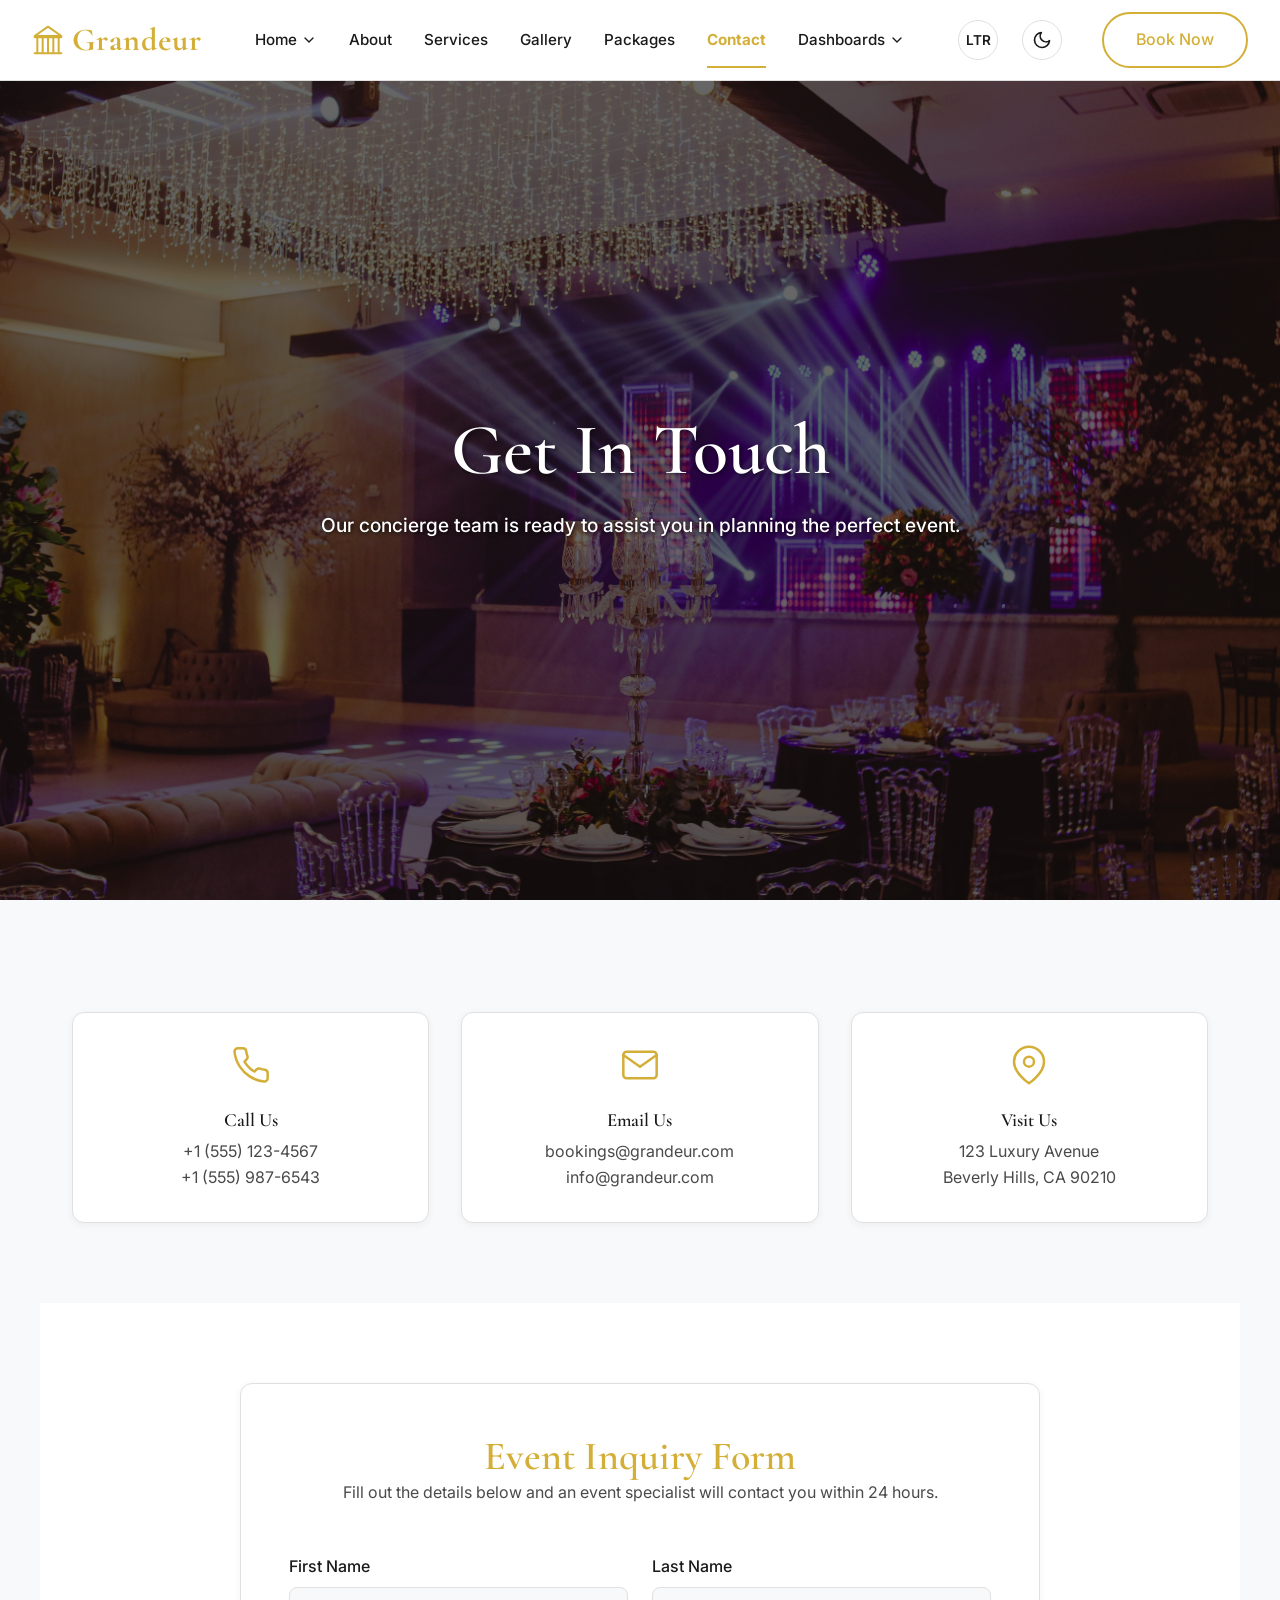
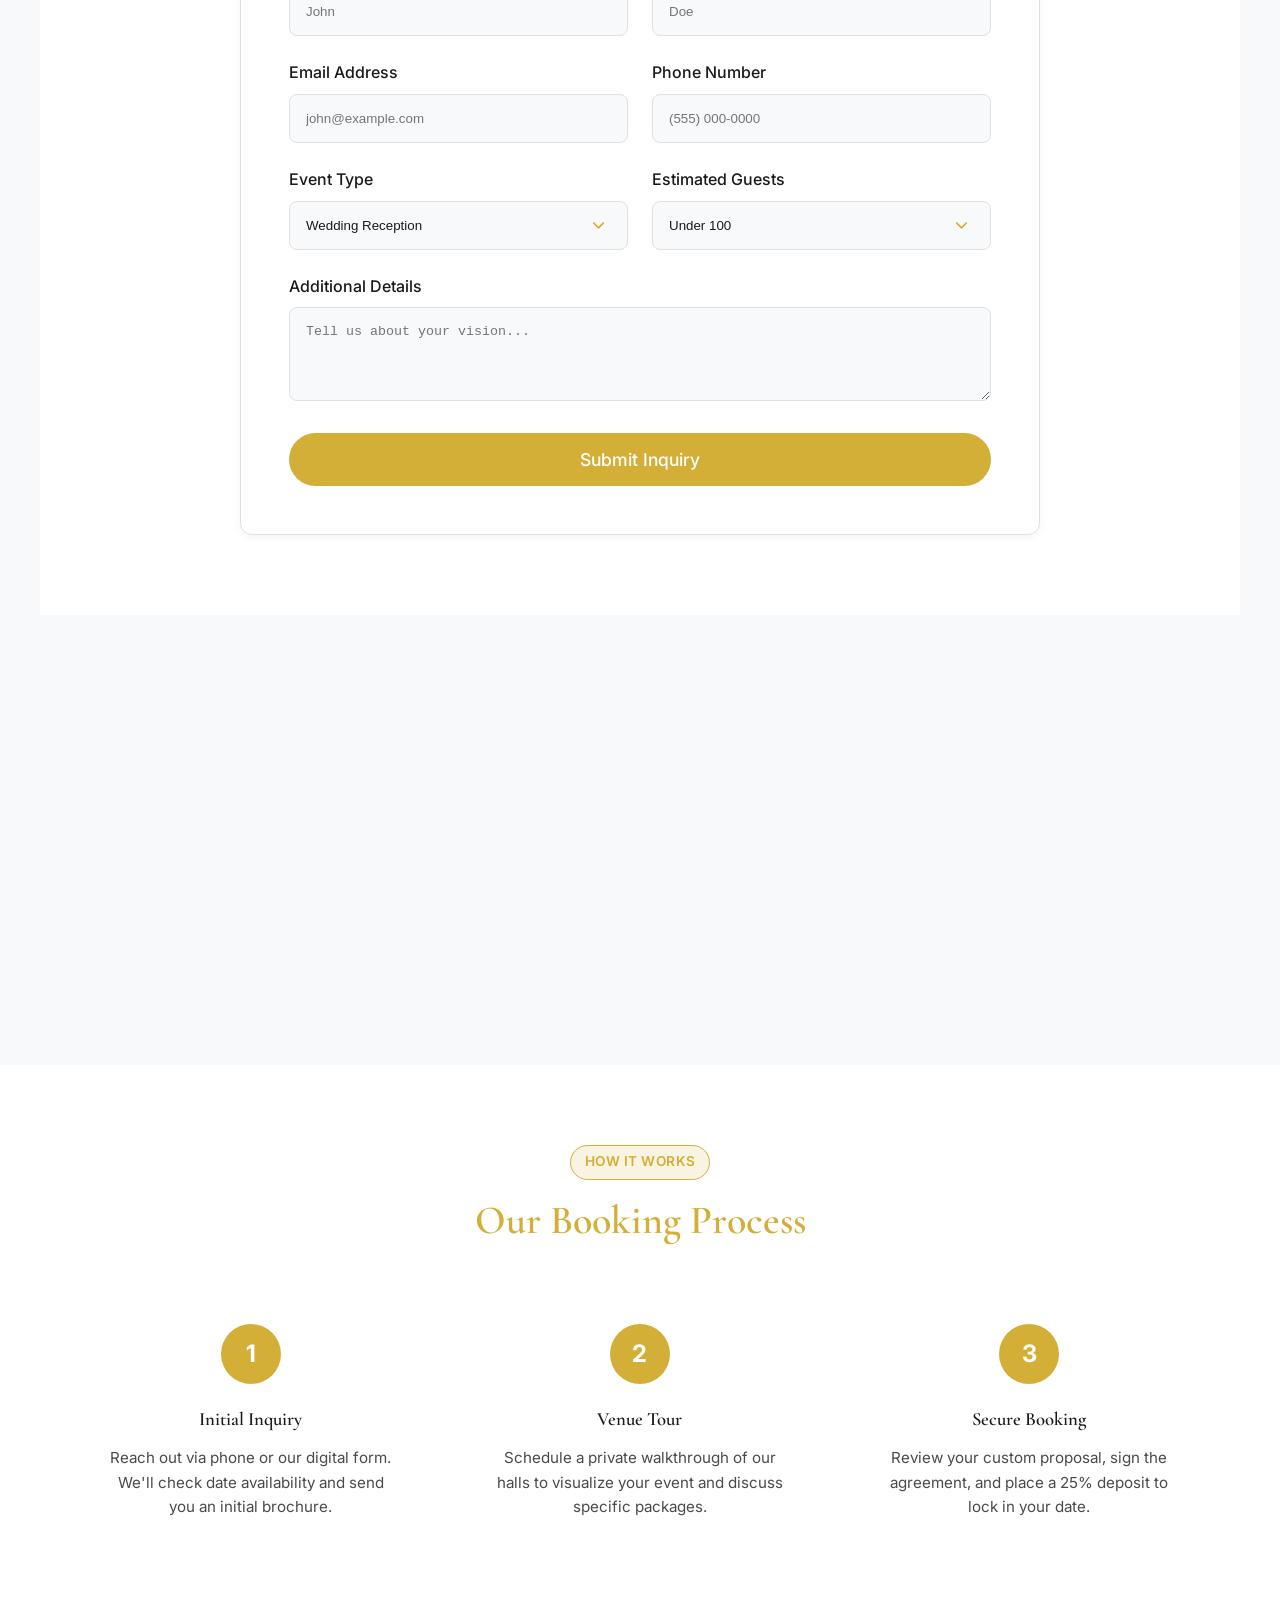
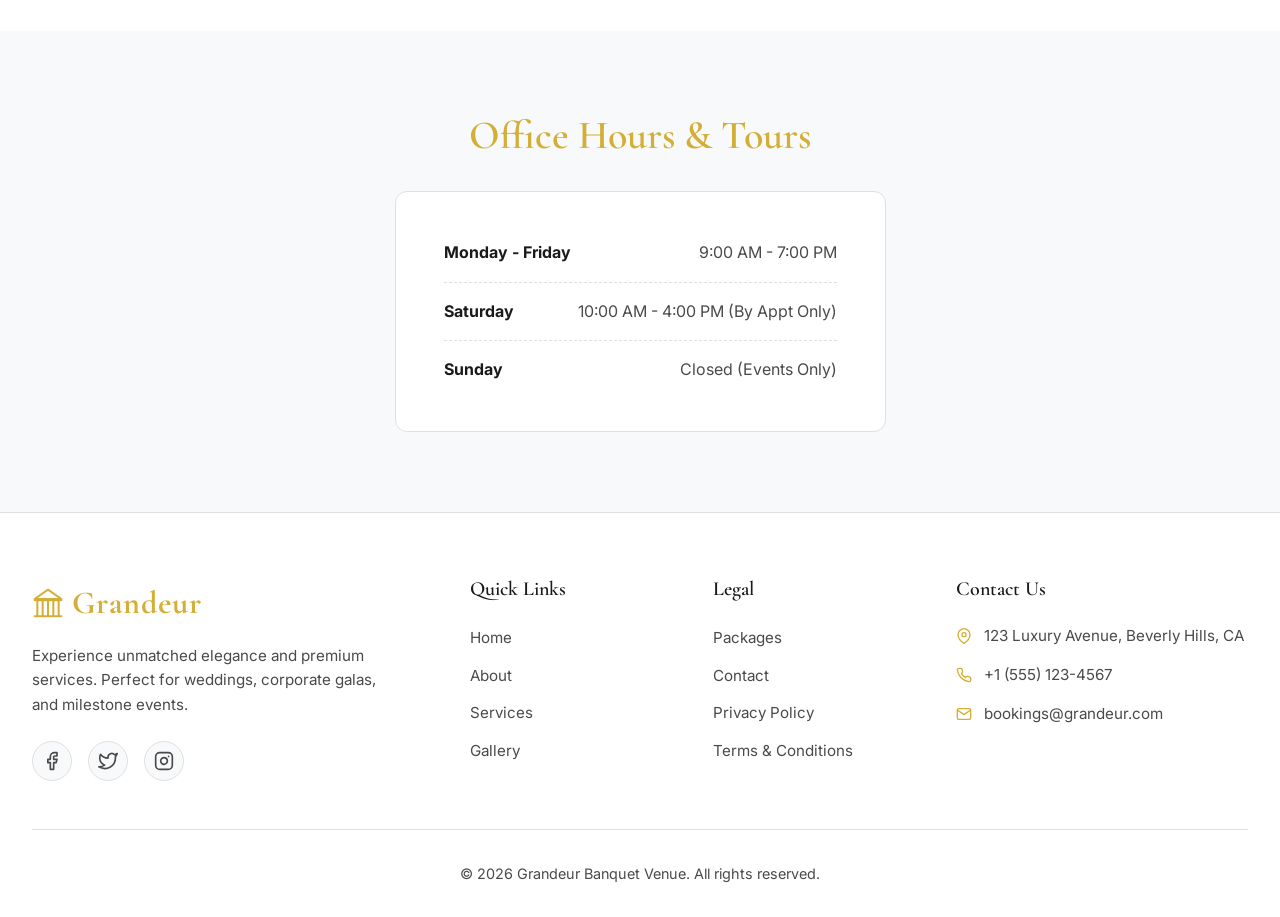
<file: contact.html>
<!DOCTYPE html>
<html lang="en" dir="ltr" data-theme="light">
<head>
    <meta charset="UTF-8">
    <meta name="viewport" content="width=device-width, initial-scale=1.0">
    <title>Contact Us | Grandeur</title>
    <link rel="icon" type="image/svg+xml" href="favicon.svg">
    <!-- CSS -->
    <link rel="stylesheet" href="css/style.css">
    <link rel="stylesheet" href="css/sections.css">
    <link rel="stylesheet" href="css/footer.css">
    <!-- Fonts -->
    <link rel="preconnect" href="https://fonts.googleapis.com">
    <link rel="preconnect" href="https://fonts.gstatic.com" crossorigin>
    <link href="https://fonts.googleapis.com/css2?family=Cormorant+Garamond:ital,wght@0,400;0,600;0,700;1,400&family=Inter:wght@300;400;500;600&display=swap" rel="stylesheet">
    <style>
        .form-group {
            margin-bottom: 1.5rem;
        }
        .form-label {
            display: block;
            margin-bottom: 0.5rem;
            color: var(--text-primary);
            font-weight: 500;
        }
        .form-input {
            width: 100%;
            padding: 1rem;
            border: 1px solid var(--border-color);
            border-radius: 8px;
            background: var(--bg-color);
            color: var(--text-primary);
            transition: border-color 0.3s;
        }
        .form-input:focus {
            outline: none;
            border-color: var(--primary-color);
        }
        select.form-input {
            appearance: none;
            -webkit-appearance: none;
            background-image: url("data:image/svg+xml;charset=UTF-8,%3csvg xmlns='http://www.w3.org/2000/svg' viewBox='0 0 24 24' fill='none' stroke='%23d4af37' stroke-width='2' stroke-linecap='round' stroke-linejoin='round'%3e%3cpolyline points='6 9 12 15 18 9'%3e%3c/polyline%3e%3c/svg%3e");
            background-repeat: no-repeat;
            background-position: right 1.2rem center;
            background-size: 1.2rem;
            padding-right: 3rem;
            cursor: pointer;
        }
    </style>
</head>
<body>
    <!-- Navigation -->
    <header>
        <div class="nav-container">
            <a href="index.html" class="logo">
                <svg xmlns="http://www.w3.org/2000/svg" width="32" height="32" viewBox="0 0 24 24" fill="none" stroke="currentColor" stroke-width="1.5" stroke-linecap="round" stroke-linejoin="round">
                    <path d="M2 22h20M4 22V10M8 22V10M12 22V10M16 22V10M20 22V10M2 10h20M12 2L2 9h20z"/>
                </svg>
                Grandeur
            </a>
            
            <nav class="nav-menu">
                <div class="nav-item">
                    <span>Home
                        <svg xmlns="http://www.w3.org/2000/svg" width="16" height="16" viewBox="0 0 24 24" fill="none" stroke="currentColor" stroke-width="2" stroke-linecap="round" stroke-linejoin="round"><polyline points="6 9 12 15 18 9"></polyline></svg>
                    </span>
                    <div class="dropdown-menu">
                        <a href="index.html" class="dropdown-item">Home 1 - Classic</a>
                        <a href="home2.html" class="dropdown-item">Home 2 - Modern</a>
                    </div>
                </div>
                <div class="nav-item"><a href="about.html">About</a></div>
                <div class="nav-item"><a href="services.html">Services</a></div>
                <div class="nav-item"><a href="gallery.html">Gallery</a></div>
                <div class="nav-item"><a href="packages.html">Packages</a></div>
                <div class="nav-item"><a href="contact.html">Contact</a></div>
                <div class="nav-item">
                    <span>Dashboards
                        <svg xmlns="http://www.w3.org/2000/svg" width="16" height="16" viewBox="0 0 24 24" fill="none" stroke="currentColor" stroke-width="2" stroke-linecap="round" stroke-linejoin="round"><polyline points="6 9 12 15 18 9"></polyline></svg>
                    </span>
                    <div class="dropdown-menu">
                        <a href="dashboard.html" class="dropdown-item">User Portal</a>
                        <a href="admin.html" class="dropdown-item">Admin Dashboard</a>
                    </div>
                </div>
            </nav>

            <div class="header-utils">
                <button id="dir-toggle" class="toggle-btn" aria-label="Toggle Direction">LTR</button>
                <button id="theme-toggle" class="btn-icon" aria-label="Toggle Theme">
                    <!-- Icon handled by JS -->
                </button>
                <a href="login.html" class="btn btn-outline" style="margin-left: 1rem;">Book Now</a>
            </div>
        </div>
    </header>

    <!-- SECTION 1: Hero -->
    <section class="hero hero-contact" style="background-image: url('cot.jpg'); background-size: cover; background-position: center; min-height: 40vh; position: relative;">
        <img src="cot.jpg" class="hero-bg" alt="Contact Hero Background" onerror="this.src='../cot.jpg'">
        <div class="hero-overlay"></div>
        <div class="hero-content">
            <h1>Get In Touch</h1>
            <p>Our concierge team is ready to assist you in planning the perfect event.</p>
        </div>
    </section>

    <!-- SECTION 2: Contact Info Cards -->
    <section class="content-section">
        <div class="cards-grid">
            <div class="card" style="text-align: center;">
                <div style="margin-bottom: 1rem; color: var(--primary-color);">
                    <svg width="40" height="40" viewBox="0 0 24 24" fill="none" stroke="currentColor" stroke-width="1.5" stroke-linecap="round" stroke-linejoin="round"><path d="M22 16.92v3a2 2 0 0 1-2.18 2 19.79 19.79 0 0 1-8.63-3.07 19.5 19.5 0 0 1-6-6 19.79 19.79 0 0 1-3.07-8.67A2 2 0 0 1 4.11 2h3a2 2 0 0 1 2 1.72 12.84 12.84 0 0 0 .7 2.81 2 2 0 0 1-.45 2.11L8.09 9.91a16 16 0 0 0 6 6l1.27-1.27a2 2 0 0 1 2.11-.45 12.84 12.84 0 0 0 2.81.7A2 2 0 0 1 22 16.92z"></path></svg>
                </div>
                <h3 style="margin-bottom: 0.5rem; color: var(--text-primary);">Call Us</h3>
                <p style="color: var(--text-secondary);">+1 (555) 123-4567<br>+1 (555) 987-6543</p>
            </div>
            <div class="card" style="text-align: center;">
                <div style="margin-bottom: 1rem; color: var(--primary-color);">
                    <svg width="40" height="40" viewBox="0 0 24 24" fill="none" stroke="currentColor" stroke-width="1.5" stroke-linecap="round" stroke-linejoin="round"><path d="M4 4h16c1.1 0 2 .9 2 2v12c0 1.1-.9 2-2 2H4c-1.1 0-2-.9-2-2V6c0-1.1.9-2 2-2z"></path><polyline points="22,6 12,13 2,6"></polyline></svg>
                </div>
                <h3 style="margin-bottom: 0.5rem; color: var(--text-primary);">Email Us</h3>
                <p style="color: var(--text-secondary);">bookings@grandeur.com<br>info@grandeur.com</p>
            </div>
            <div class="card" style="text-align: center;">
                <div style="margin-bottom: 1rem; color: var(--primary-color);">
                    <svg width="40" height="40" viewBox="0 0 24 24" fill="none" stroke="currentColor" stroke-width="1.5" stroke-linecap="round" stroke-linejoin="round"><path d="M21 10c0 7-9 13-9 13s-9-6-9-13a9 9 0 0 1 18 0z"></path><circle cx="12" cy="10" r="3"></circle></svg>
                </div>
                <h3 style="margin-bottom: 0.5rem; color: var(--text-primary);">Visit Us</h3>
                <p style="color: var(--text-secondary);">123 Luxury Avenue<br>Beverly Hills, CA 90210</p>
            </div>
        </div>
    </section>

    <!-- SECTION 3: Inquiry Form -->
    <section class="content-section section-alt-bg">
        <div style="max-width: 800px; margin: 0 auto; background: var(--surface-color); padding: 3rem; border-radius: 12px; border: 1px solid var(--border-color); box-shadow: var(--shadow-sm);">
            <div style="text-align: center; margin-bottom: 3rem;">
                <h2 style="font-family: var(--font-heading); font-size: 2.5rem; color: var(--text-primary);">Event Inquiry Form</h2>
                <p style="color: var(--text-secondary);">Fill out the details below and an event specialist will contact you within 24 hours.</p>
            </div>
            <form>
                <div style="display: grid; grid-template-columns: 1fr 1fr; gap: 1.5rem;">
                    <div class="form-group">
                        <label class="form-label">First Name</label>
                        <input type="text" class="form-input" placeholder="John">
                    </div>
                    <div class="form-group">
                        <label class="form-label">Last Name</label>
                        <input type="text" class="form-input" placeholder="Doe">
                    </div>
                </div>
                <div style="display: grid; grid-template-columns: 1fr 1fr; gap: 1.5rem;">
                    <div class="form-group">
                        <label class="form-label">Email Address</label>
                        <input type="email" class="form-input" placeholder="john@example.com">
                    </div>
                    <div class="form-group">
                        <label class="form-label">Phone Number</label>
                        <input type="tel" class="form-input" placeholder="(555) 000-0000">
                    </div>
                </div>
                <div style="display: grid; grid-template-columns: 1fr 1fr; gap: 1.5rem;">
                    <div class="form-group">
                        <label class="form-label">Event Type</label>
                        <select class="form-input">
                            <option>Wedding Reception</option>
                            <option>Corporate Gala</option>
                            <option>Private Party</option>
                            <option>Other</option>
                        </select>
                    </div>
                    <div class="form-group">
                        <label class="form-label">Estimated Guests</label>
                        <select class="form-input">
                            <option>Under 100</option>
                            <option>100 - 300</option>
                            <option>300 - 500</option>
                            <option>500+</option>
                        </select>
                    </div>
                </div>
                <div class="form-group">
                    <label class="form-label">Additional Details</label>
                    <textarea class="form-input" rows="4" placeholder="Tell us about your vision..."></textarea>
                </div>
                <button type="button" class="btn btn-primary" style="width: 100%; font-size: 1.1rem; padding: 1rem;">Submit Inquiry</button>
            </form>
        </div>
    </section>

    <!-- SECTION 4: Map -->
    <section style="line-height: 0;">
        <iframe 
            src="https://www.google.com/maps/embed?pb=!1m18!1m12!1m3!1d3304.708170889984!2d-118.40428518478496!3d34.07695098059885!2m3!1f0!2f0!3f0!3m2!1i1024!2i768!4f13.1!3m3!1m2!1s0x80c2bc04d6d147ab%3A0xd664a7538a7c2b0c!2sBeverly%20Hills%2C%20CA!5e0!3m2!1sen!2sus!4v1649274216954!5m2!1sen!2sus" 
            width="100%" 
            height="450" 
            style="border:0;" 
            allowfullscreen="" 
            loading="lazy" 
            referrerpolicy="no-referrer-when-downgrade">
        </iframe>
    </section>

    <!-- SECTION 5: Booking Process -->
    <section class="section-alt-bg">
        <div class="content-section">
            <div style="text-align: center; margin-bottom: 3rem;">
                <span class="badge">How It Works</span>
                <h2 style="font-family: var(--font-heading); font-size: 2.5rem; margin-top: 1rem; color: var(--text-primary);">Our Booking Process</h2>
            </div>
            <div class="process-grid">
            <div class="step-card">
                <div class="step-num">1</div>
                <h3 style="color: var(--text-primary); margin-bottom: 1rem;">Initial Inquiry</h3>
                <p style="color: var(--text-secondary); font-size: 0.95rem;">Reach out via phone or our digital form. We'll check date availability and send you an initial brochure.</p>
            </div>
            <div class="step-card">
                <div class="step-num">2</div>
                <h3 style="color: var(--text-primary); margin-bottom: 1rem;">Venue Tour</h3>
                <p style="color: var(--text-secondary); font-size: 0.95rem;">Schedule a private walkthrough of our halls to visualize your event and discuss specific packages.</p>
            </div>
            <div class="step-card">
                <div class="step-num">3</div>
                <h3 style="color: var(--text-primary); margin-bottom: 1rem;">Secure Booking</h3>
                <p style="color: var(--text-secondary); font-size: 0.95rem;">Review your custom proposal, sign the agreement, and place a 25% deposit to lock in your date.</p>
            </div>
        </div>
        </div>
    </section>

    <!-- SECTION 6: Office Hours -->
    <section class="content-section">
        <div style="text-align: center;">
            <h2 style="font-family: var(--font-heading); font-size: 2.5rem; margin-bottom: 2rem; color: var(--text-primary);">Office Hours & Tours</h2>
            <div style="display: inline-block; text-align: left; background: var(--surface-color); padding: 3rem; border-radius: 12px; border: 1px solid var(--border-color);">
                <div style="display: flex; justify-content: space-between; gap: 4rem; margin-bottom: 1rem; padding-bottom: 1rem; border-bottom: 1px dashed var(--border-color);">
                    <strong style="color: var(--text-primary);">Monday - Friday</strong>
                    <span style="color: var(--text-secondary);">9:00 AM - 7:00 PM</span>
                </div>
                <div style="display: flex; justify-content: space-between; gap: 4rem; margin-bottom: 1rem; padding-bottom: 1rem; border-bottom: 1px dashed var(--border-color);">
                    <strong style="color: var(--text-primary);">Saturday</strong>
                    <span style="color: var(--text-secondary);">10:00 AM - 4:00 PM (By Appt Only)</span>
                </div>
                <div style="display: flex; justify-content: space-between; gap: 4rem;">
                    <strong style="color: var(--text-primary);">Sunday</strong>
                    <span style="color: var(--text-secondary);">Closed (Events Only)</span>
                </div>
            </div>
        </div>
    </section>

    <!-- Footer -->
    <footer class="footer">
        <div class="footer-container">
            <div class="footer-brand">
                <a href="index.html" class="logo">
                    <svg xmlns="http://www.w3.org/2000/svg" width="32" height="32" viewBox="0 0 24 24" fill="none" stroke="currentColor" stroke-width="1.5" stroke-linecap="round" stroke-linejoin="round">
                        <path d="M2 22h20M4 22V10M8 22V10M12 22V10M16 22V10M20 22V10M2 10h20M12 2L2 9h20z"/>
                    </svg>
                    Grandeur
                </a>
                <p>Experience unmatched elegance and premium services. Perfect for weddings, corporate galas, and milestone events.</p>
                <div class="social-icons">
                    <a href="#" aria-label="Facebook"><svg xmlns="http://www.w3.org/2000/svg" width="20" height="20" viewBox="0 0 24 24" fill="none" stroke="currentColor" stroke-width="2" stroke-linecap="round" stroke-linejoin="round"><path d="M18 2h-3a5 5 0 0 0-5 5v3H7v4h3v8h4v-8h3l1-4h-4V7a1 1 0 0 1 1-1h3z"></path></svg></a>
                    <a href="#" aria-label="Twitter"><svg xmlns="http://www.w3.org/2000/svg" width="20" height="20" viewBox="0 0 24 24" fill="none" stroke="currentColor" stroke-width="2" stroke-linecap="round" stroke-linejoin="round"><path d="M23 3a10.9 10.9 0 0 1-3.14 1.53 4.48 4.48 0 0 0-7.86 3v1A10.66 10.66 0 0 1 3 4s-4 9 5 13a11.64 11.64 0 0 1-7 2c9 5 20 0 20-11.5a4.5 4.5 0 0 0-.08-.83A7.72 7.72 0 0 0 23 3z"></path></svg></a>
                    <a href="#" aria-label="Instagram"><svg xmlns="http://www.w3.org/2000/svg" width="20" height="20" viewBox="0 0 24 24" fill="none" stroke="currentColor" stroke-width="2" stroke-linecap="round" stroke-linejoin="round"><rect x="2" y="2" width="20" height="20" rx="5" ry="5"></rect><path d="M16 11.37A4 4 0 1 1 12.63 8 4 4 0 0 1 16 11.37z"></path><line x1="17.5" y1="6.5" x2="17.51" y2="6.5"></line></svg></a>
                </div>
            </div>
            
            <div class="footer-links">
                <h3>Quick Links</h3>
                <ul>
                    <li><a href="index.html">Home</a></li>
                    <li><a href="about.html">About</a></li>
                    <li><a href="services.html">Services</a></li>
                    <li><a href="gallery.html">Gallery</a></li>
                </ul>
            </div>
            
            <div class="footer-links">
                <h3>Legal</h3>
                <ul>
                    <li><a href="packages.html">Packages</a></li>
                    <li><a href="contact.html">Contact</a></li>
                    <li><a href="#">Privacy Policy</a></li>
                    <li><a href="#">Terms & Conditions</a></li>
                </ul>
            </div>
            
            <div class="footer-contact">
                <h3>Contact Us</h3>
                <ul>
                    <li>
                        <svg xmlns="http://www.w3.org/2000/svg" width="16" height="16" viewBox="0 0 24 24" fill="none" stroke="currentColor" stroke-width="2" stroke-linecap="round" stroke-linejoin="round"><path d="M21 10c0 7-9 13-9 13s-9-6-9-13a9 9 0 0 1 18 0z"></path><circle cx="12" cy="10" r="3"></circle></svg>
                        123 Luxury Avenue, Beverly Hills, CA
                    </li>
                    <li>
                        <svg xmlns="http://www.w3.org/2000/svg" width="16" height="16" viewBox="0 0 24 24" fill="none" stroke="currentColor" stroke-width="2" stroke-linecap="round" stroke-linejoin="round"><path d="M22 16.92v3a2 2 0 0 1-2.18 2 19.79 19.79 0 0 1-8.63-3.07 19.5 19.5 0 0 1-6-6 19.79 19.79 0 0 1-3.07-8.67A2 2 0 0 1 4.11 2h3a2 2 0 0 1 2 1.72 12.84 12.84 0 0 0 .7 2.81 2 2 0 0 1-.45 2.11L8.09 9.91a16 16 0 0 0 6 6l1.27-1.27a2 2 0 0 1 2.11-.45 12.84 12.84 0 0 0 2.81.7A2 2 0 0 1 22 16.92z"></path></svg>
                        +1 (555) 123-4567
                    </li>
                    <li>
                        <svg xmlns="http://www.w3.org/2000/svg" width="16" height="16" viewBox="0 0 24 24" fill="none" stroke="currentColor" stroke-width="2" stroke-linecap="round" stroke-linejoin="round"><path d="M4 4h16c1.1 0 2 .9 2 2v12c0 1.1-.9 2-2 2H4c-1.1 0-2-.9-2-2V6c0-1.1.9-2 2-2z"></path><polyline points="22,6 12,13 2,6"></polyline></svg>
                        bookings@grandeur.com
                    </li>
                </ul>
            </div>
        </div>
        <div class="footer-bottom">
            <p>&copy; 2026 Grandeur Banquet Venue. All rights reserved.</p>
        </div>
    </footer>

    <!-- Scripts -->
    <script src="js/script.js"></script>
</body>
</html>
</file>
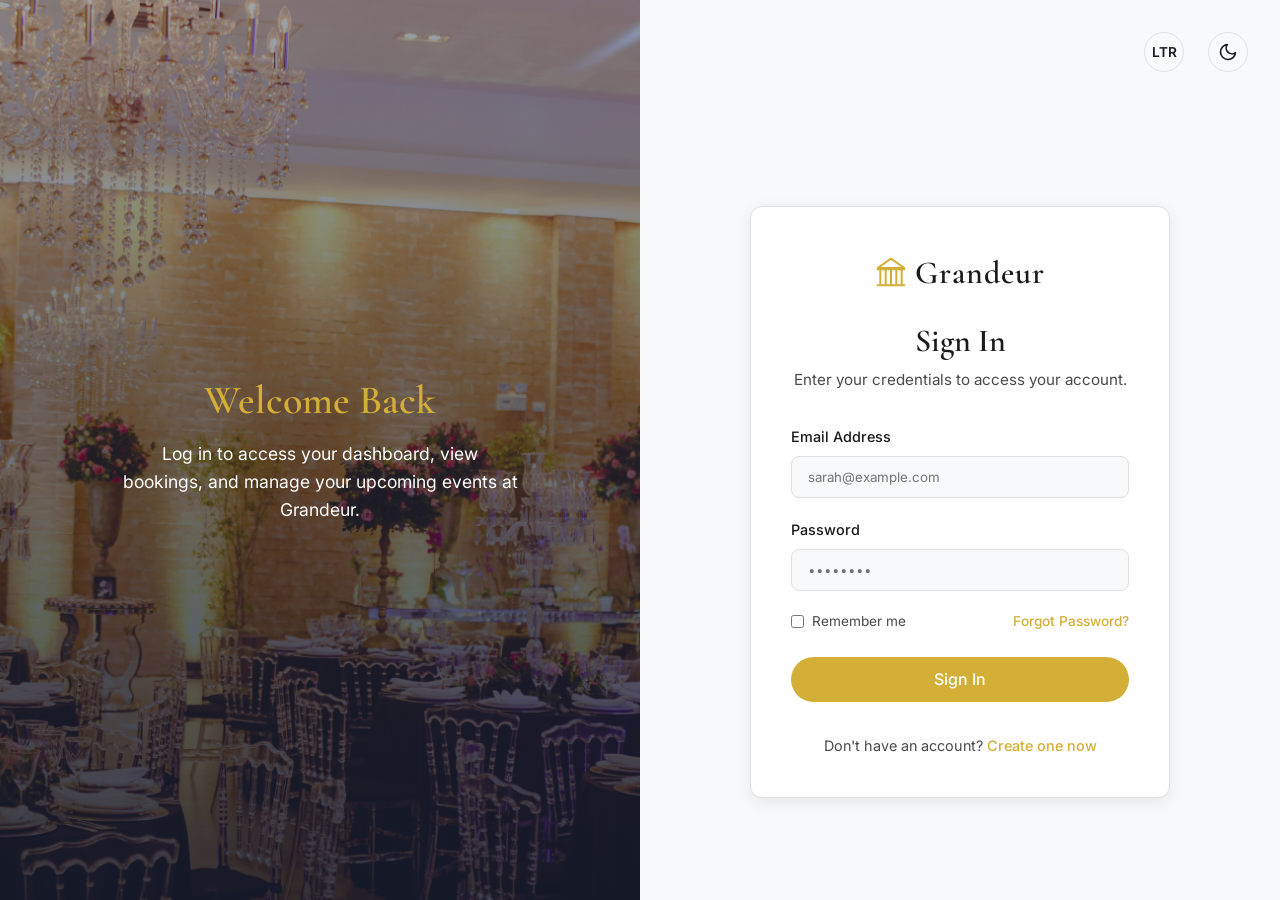
<file: login.html>
<!DOCTYPE html>
<html lang="en" dir="ltr" data-theme="light">
<head>
    <meta charset="UTF-8">
    <meta name="viewport" content="width=device-width, initial-scale=1.0">
    <title>Login | Grandeur</title>
    <link rel="icon" type="image/svg+xml" href="favicon.svg">
    <!-- CSS -->
    <link rel="stylesheet" href="css/style.css">
    <link rel="stylesheet" href="css/auth.css">
    <!-- Fonts -->
    <link rel="preconnect" href="https://fonts.googleapis.com">
    <link rel="preconnect" href="https://fonts.gstatic.com" crossorigin>
    <link href="https://fonts.googleapis.com/css2?family=Cormorant+Garamond:ital,wght@0,400;0,600;0,700;1,400&family=Inter:wght@300;400;500;600&display=swap" rel="stylesheet">
</head>
<body>

    <div class="auth-layout">
        <!-- Image Side (Hidden on Mobile) -->
        <div class="auth-image" style="background-image: url('hero.jpg');">
            <div class="auth-image-overlay">
                <h2>Welcome Back</h2>
                <p>Log in to access your dashboard, view bookings, and manage your upcoming events at Grandeur.</p>
            </div>
        </div>

        <!-- Content Side -->
        <div class="auth-content">
            <!-- Header Utilities (Toggles) -->
            <div class="auth-header" style="justify-content: flex-end;">
                <div class="header-utils">
                    <button id="dir-toggle" class="toggle-btn" aria-label="Toggle Direction">LTR</button>
                    <button id="theme-toggle" class="btn-icon" aria-label="Toggle Theme">
                        <!-- Icon handled by JS -->
                    </button>
                </div>
            </div>

            <!-- Form Container -->
            <div class="auth-form-wrapper">
                <div class="auth-form-container">
                    <a href="index.html" class="logo" style="display: flex; align-items: center; justify-content: center; gap: 0.5rem; text-decoration: none; color: var(--text-primary); font-family: var(--font-heading); font-weight: 600; font-size: 2rem; margin-bottom: 1.5rem;">
                        <svg xmlns="http://www.w3.org/2000/svg" width="32" height="32" viewBox="0 0 24 24" fill="none" stroke="var(--primary-color)" stroke-width="1.5" stroke-linecap="round" stroke-linejoin="round">
                            <path d="M2 22h20M4 22V10M8 22V10M12 22V10M16 22V10M20 22V10M2 10h20M12 2L2 9h20z"/>
                        </svg>
                        Grandeur
                    </a>
                    <h1 class="auth-title">Sign In</h1>
                    <p class="auth-subtitle">Enter your credentials to access your account.</p>

                    <form action="dashboard.html" method="GET">
                        <div class="form-group">
                            <label for="email">Email Address</label>
                            <input type="email" id="email" placeholder="sarah@example.com" required>
                        </div>
                        <div class="form-group">
                            <label for="password">Password</label>
                            <input type="password" id="password" placeholder="••••••••" required>
                        </div>
                        
                        <div class="form-options">
                            <label class="checkbox-group">
                                <input type="checkbox" name="remember">
                                <span>Remember me</span>
                            </label>
                            <a href="#" class="auth-link">Forgot Password?</a>
                        </div>

                        <button type="submit" class="btn btn-primary" style="width: 100%;">Sign In</button>
                    </form>

                    <div class="auth-footer">
                        Don't have an account? <a href="register.html" class="auth-link">Create one now</a>
                    </div>
                </div>
            </div>
        </div>
    </div>

    <!-- Scripts -->
    <script src="js/script.js"></script>
</body>
</html>
</file>
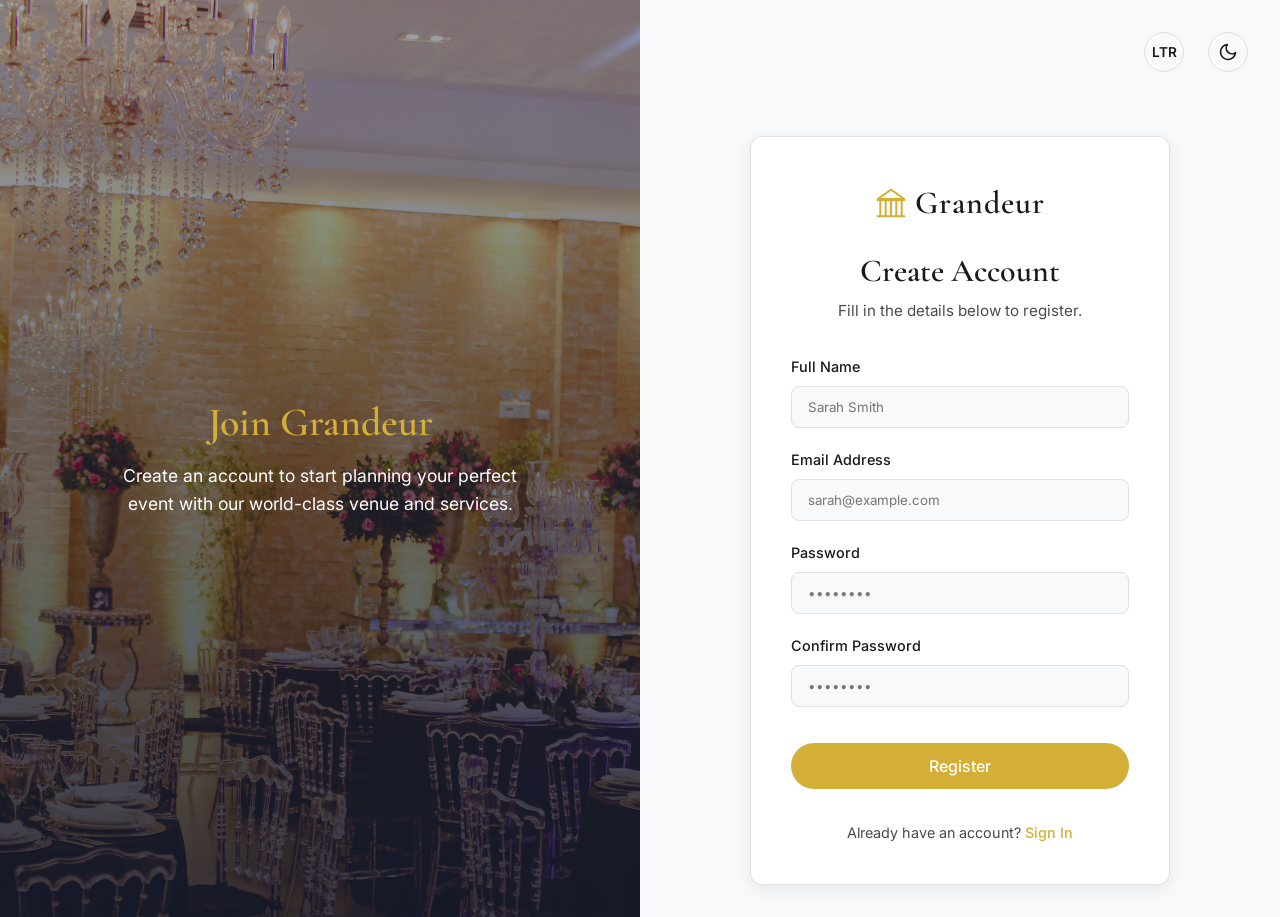
<file: register.html>
<!DOCTYPE html>
<html lang="en" dir="ltr" data-theme="light">
<head>
    <meta charset="UTF-8">
    <meta name="viewport" content="width=device-width, initial-scale=1.0">
    <title>Register | Grandeur</title>
    <link rel="icon" type="image/svg+xml" href="favicon.svg">
    <!-- CSS -->
    <link rel="stylesheet" href="css/style.css">
    <link rel="stylesheet" href="css/auth.css">
    <!-- Fonts -->
    <link rel="preconnect" href="https://fonts.googleapis.com">
    <link rel="preconnect" href="https://fonts.gstatic.com" crossorigin>
    <link href="https://fonts.googleapis.com/css2?family=Cormorant+Garamond:ital,wght@0,400;0,600;0,700;1,400&family=Inter:wght@300;400;500;600&display=swap" rel="stylesheet">
</head>
<body>

    <div class="auth-layout">
        <!-- Image Side (Hidden on Mobile) -->
        <div class="auth-image" style="background-image: url('hero.jpg');">
            <div class="auth-image-overlay">
                <h2>Join Grandeur</h2>
                <p>Create an account to start planning your perfect event with our world-class venue and services.</p>
            </div>
        </div>

        <!-- Content Side -->
        <div class="auth-content">
            <!-- Header Utilities (Toggles) -->
            <div class="auth-header" style="justify-content: flex-end;">
                <div class="header-utils">
                    <button id="dir-toggle" class="toggle-btn" aria-label="Toggle Direction">LTR</button>
                    <button id="theme-toggle" class="btn-icon" aria-label="Toggle Theme">
                        <!-- Icon handled by JS -->
                    </button>
                </div>
            </div>

            <!-- Form Container -->
            <div class="auth-form-wrapper">
                <div class="auth-form-container">
                    <a href="index.html" class="logo" style="display: flex; align-items: center; justify-content: center; gap: 0.5rem; text-decoration: none; color: var(--text-primary); font-family: var(--font-heading); font-weight: 600; font-size: 2rem; margin-bottom: 1.5rem;">
                        <svg xmlns="http://www.w3.org/2000/svg" width="32" height="32" viewBox="0 0 24 24" fill="none" stroke="var(--primary-color)" stroke-width="1.5" stroke-linecap="round" stroke-linejoin="round">
                            <path d="M2 22h20M4 22V10M8 22V10M12 22V10M16 22V10M20 22V10M2 10h20M12 2L2 9h20z"/>
                        </svg>
                        Grandeur
                    </a>
                    <h1 class="auth-title">Create Account</h1>
                    <p class="auth-subtitle">Fill in the details below to register.</p>

                    <form action="dashboard.html" method="GET">
                        <div class="form-group">
                            <label for="fullname">Full Name</label>
                            <input type="text" id="fullname" placeholder="Sarah Smith" required>
                        </div>
                        <div class="form-group">
                            <label for="email">Email Address</label>
                            <input type="email" id="email" placeholder="sarah@example.com" required>
                        </div>
                        <div class="form-group">
                            <label for="password">Password</label>
                            <input type="password" id="password" placeholder="••••••••" required>
                        </div>
                        <div class="form-group">
                            <label for="confirm-password">Confirm Password</label>
                            <input type="password" id="confirm-password" placeholder="••••••••" required>
                        </div>

                        <button type="submit" class="btn btn-primary" style="width: 100%; margin-top: 1rem;">Register</button>
                    </form>

                    <div class="auth-footer">
                        Already have an account? <a href="login.html" class="auth-link">Sign In</a>
                    </div>
                </div>
            </div>
        </div>
    </div>

    <!-- Scripts -->
    <script src="js/script.js"></script>
</body>
</html>
</file>
<file: css/style.css>
@import url('https://fonts.googleapis.com/css2?family=Cormorant+Garamond:ital,wght@0,400;0,600;0,700;1,400&family=Inter:wght@300;400;500;600&display=swap');

:root {
  /* Light Theme Variables */
  --primary-color: #D4AF37; /* Gold */
  --primary-hover: #C5A028;
  --bg-color: #F8F9FA;
  --surface-color: #FFFFFF;
  --text-primary: #1A1A1A;
  --text-secondary: #4A4A4A;
  --border-color: #E0E0E0;
  
  --font-heading: 'Cormorant Garamond', serif;
  --font-body: 'Inter', sans-serif;
  
  --transition-smooth: all 0.3s cubic-bezier(0.4, 0, 0.2, 1);
  --shadow-sm: 0 2px 8px rgba(0,0,0,0.05);
  --shadow-md: 0 4px 16px rgba(0,0,0,0.08);
  --shadow-lg: 0 10px 30px rgba(0,0,0,0.12);
}

html[data-theme='dark'] {
  --bg-color: #0F172A; /* Deep Slate/Charcoal */
  --surface-color: #1E293B;
  --text-primary: #F1F5F9;
  --text-secondary: #94A3B8;
  --border-color: #334155;
  --shadow-sm: 0 2px 8px rgba(0,0,0,0.4);
  --shadow-md: 0 4px 16px rgba(0,0,0,0.5);
  --shadow-lg: 0 10px 30px rgba(0,0,0,0.6);
}

html, body {
  width: 100%;
  max-width: 100%;
  overflow-x: hidden;
}

* {
  margin: 0;
  padding: 0;
  box-sizing: border-box;
}

body {
  font-family: var(--font-body);
  background-color: var(--bg-color);
  color: var(--text-primary);
  line-height: 1.6;
  transition: background-color var(--transition-smooth), color var(--transition-smooth);
  overflow-x: hidden;
}

h1, h2, h3, h4, h5, h6 {
  font-family: var(--font-heading);
  font-weight: 600;
  line-height: 1.2;
}

h2 {
  font-size: 2.5rem !important;
  color: var(--primary-color) !important;
}

@media (max-width: 768px) {
  h2 {
    font-size: 2rem !important;
  }
}

a {
  text-decoration: none;
  color: inherit;
}

ul {
  list-style: none;
}

/* Header & Navigation */
header {
  position: fixed;
  top: 0;
  left: 0;
  width: 100%;
  background: rgba(var(--surface-color), 0.95);
  backdrop-filter: blur(10px);
  -webkit-backdrop-filter: blur(10px);
  z-index: 1000;
  border-bottom: 1px solid var(--border-color);
  background-color: var(--surface-color); /* Fallback */
}

.nav-container {
  max-width: 1400px;
  margin: 0 auto;
  padding: 0 2rem;
  display: flex;
  justify-content: space-between;
  align-items: center;
  height: 80px;
}

.logo {
  font-family: var(--font-heading);
  font-size: 2rem;
  font-weight: 700;
  color: var(--primary-color);
  letter-spacing: 1px;
  display: flex;
  align-items: center;
  gap: 0.5rem;
}

.logo svg {
  color: var(--primary-color);
}

.nav-menu {
  display: flex;
  gap: 2rem;
  align-items: center;
}

.nav-item {
  position: relative;
  font-weight: 500;
  font-size: 0.95rem;
  cursor: pointer;
  padding: 1rem 0;
}

.nav-item > a, .nav-item > span {
  display: flex;
  align-items: center;
  gap: 0.25rem;
  transition: color var(--transition-smooth);
}

.nav-item:hover > a, .nav-item:hover > span {
  color: var(--primary-color);
}

.nav-item > a.active, .nav-item > span.active {
  color: var(--primary-color);
  font-weight: 700;
}
.nav-item > a.active::after, .nav-item > span.active::after {
  content: '';
  position: absolute;
  bottom: 0;
  left: 0;
  width: 100%;
  height: 2px;
  background-color: var(--primary-color);
}

.dropdown-item.active {
  color: var(--primary-color);
  background-color: var(--surface-color);
  font-weight: 600;
}

/* Dropdown */
.dropdown-menu {
  position: absolute;
  top: 100%;
  left: 0; /* Default LTR */
  background-color: var(--surface-color);
  min-width: 200px;
  border: 1px solid var(--border-color);
  border-radius: 8px;
  box-shadow: var(--shadow-md);
  opacity: 0;
  visibility: hidden;
  transform: translateY(10px);
  transition: var(--transition-smooth);
  display: flex;
  flex-direction: column;
  padding: 0.5rem 0;
}

/* RTL Dropdown adjustments */
html[dir="rtl"] .dropdown-menu {
  left: auto;
  right: 0;
}
html[dir="rtl"] .nav-menu {
  gap: 2rem;
}

.nav-item:hover .dropdown-menu {
  opacity: 1;
  visibility: visible;
  transform: translateY(0);
}

.dropdown-item {
  padding: 0.75rem 1.5rem;
  color: var(--text-primary);
  font-size: 0.9rem;
  transition: background-color var(--transition-smooth), color var(--transition-smooth);
}

.dropdown-item:hover {
  background-color: rgba(212, 175, 55, 0.1);
  color: var(--primary-color);
}

/* Right Header Utilities */
.header-utils {
  display: flex;
  align-items: center;
  gap: 1.5rem;
}

.hamburger-btn, .mobile-drawer-utils {
  display: none;
}

.btn-icon {
  background: transparent;
  border: 1px solid var(--border-color);
  color: var(--text-primary);
  font-size: 1.25rem;
  cursor: pointer;
  display: flex;
  align-items: center;
  justify-content: center;
  transition: var(--transition-smooth);
  width: 40px;
  height: 40px;
  border-radius: 50%;
}

.btn-icon:hover {
  color: var(--primary-color);
  border-color: var(--primary-color);
  background-color: rgba(212, 175, 55, 0.1);
}

.toggle-btn {
  font-family: var(--font-body);
  font-weight: 600;
  font-size: 0.85rem;
  width: 40px;
  height: 40px;
  border: 1px solid var(--border-color);
  border-radius: 50%;
  background-color: transparent;
  color: var(--text-primary);
  cursor: pointer;
  display: flex;
  align-items: center;
  justify-content: center;
  transition: var(--transition-smooth);
}

.toggle-btn:hover {
  border-color: var(--primary-color);
  color: var(--primary-color);
  background-color: rgba(212, 175, 55, 0.1);
}

/* Buttons */
.btn {
  display: inline-block;
  padding: 0.8rem 2rem;
  font-family: var(--font-body);
  font-weight: 500;
  border-radius: 30px;
  transition: var(--transition-smooth);
  cursor: pointer;
  border: none;
  font-size: 1rem;
}

.btn-primary {
  background-color: var(--primary-color);
  color: #fff;
}

.btn-primary:hover {
  background-color: var(--primary-hover);
  transform: translateY(-2px);
  box-shadow: var(--shadow-md);
}

.btn-outline {
  background-color: transparent;
  border: 2px solid var(--primary-color);
  color: var(--primary-color);
}

.btn-outline:hover {
  background-color: var(--primary-color);
  color: #fff;
  transform: translateY(-2px);
}

/* Hero Section */
.hero {
  height: 100vh;
  min-height: 600px;
  position: relative;
  display: flex;
  align-items: center;
  justify-content: center;
  text-align: center;
  padding: 0 2rem;
  margin-top: 0; /* Header is fixed, hero under it */
}

.hero-bg {
  position: absolute;
  top: 0;
  left: 0;
  width: 100%;
  height: 100%;
  object-fit: cover;
  z-index: 1;
}

.hero-overlay {
  position: absolute;
  top: 0;
  left: 0;
  width: 100%;
  height: 100%;
  background: rgba(0, 0, 0, 0.6); /* Darker overlay for better contrast */
  z-index: 2;
}

.hero-content {
  max-width: 800px;
  color: #ffffff;
  margin-top: 80px;
  position: relative;
  z-index: 3;
}

.hero h1 {
  font-size: 4.5rem;
  margin-bottom: 1rem;
  text-shadow: 2px 2px 4px rgba(0,0,0,0.5);
}

.hero p {
  font-size: 1.2rem;
  margin-bottom: 2rem;
  opacity: 1;
  font-weight: 500;
  text-shadow: 1px 1px 4px rgba(0, 0, 0, 0.8);
}

.hero-actions {
  display: flex;
  gap: 1rem;
  justify-content: center;
}

.hero .btn-outline {
  border-color: #ffffff;
  color: #ffffff;
  background-color: rgba(0, 0, 0, 0.3);
}

.hero .btn-outline:hover {
  background-color: #ffffff;
  color: var(--primary-color);
}

/* Content Sections */
.content-section {
  padding: 5rem 2rem;
  max-width: 1400px;
  margin: 0 auto;
}

.section-alt-bg {
  background-color: var(--surface-color);
}

/* Grids & Cards */
.cards-grid {
  display: grid;
  grid-template-columns: repeat(auto-fit, minmax(300px, 1fr));
  gap: 2rem;
  margin-top: 2rem;
}

.card {
  background-color: var(--surface-color);
  border-radius: 12px;
  padding: 2rem;
  box-shadow: var(--shadow-sm);
  border: 1px solid var(--border-color);
  transition: transform var(--transition-smooth), box-shadow var(--transition-smooth);
}

.card:hover {
  transform: translateY(-5px);
  box-shadow: var(--shadow-md);
}

.card-icon {
  font-size: 2.5rem;
  color: var(--primary-color);
  margin-bottom: 1rem;
}

.card-title {
  font-family: var(--font-heading);
  font-size: 1.5rem;
  margin-bottom: 0.75rem;
}

.card-desc {
  color: var(--text-secondary);
  font-size: 0.95rem;
  margin-bottom: 1.5rem;
}

/* Section Common */
.section {
  padding: 6rem 2rem;
}

.container {
  max-width: 1400px;
  margin: 0 auto;
}

.section-title {
  text-align: center;
  font-size: 3rem;
  margin-bottom: 1rem;
  color: var(--text-primary);
}

.section-subtitle {
  text-align: center;
  color: var(--text-secondary);
  font-size: 1.1rem;
  margin-bottom: 4rem;
  max-width: 600px;
  margin-left: auto;
  margin-right: auto;
}

/* Features Grid */
.features-grid {
  display: grid;
  grid-template-columns: repeat(auto-fit, minmax(300px, 1fr));
  gap: 2rem;
}

.feature-card {
  background-color: var(--surface-color);
  border-radius: 12px;
  padding: 2.5rem 2rem;
  text-align: center;
  border: 1px solid var(--border-color);
  transition: var(--transition-smooth);
}

.feature-card:hover {
  transform: translateY(-10px);
  box-shadow: var(--shadow-lg);
  border-color: var(--primary-color);
}

.feature-icon {
  font-size: 3rem;
  color: var(--primary-color);
  margin-bottom: 1.5rem;
  display: inline-block;
}

.feature-title {
  font-size: 1.5rem;
  margin-bottom: 1rem;
}

.feature-desc {
  color: var(--text-secondary);
}

/* Gallery Grid */
.gallery-grid {
  display: grid;
  grid-template-columns: repeat(auto-fill, minmax(350px, 1fr));
  gap: 1.5rem;
}

.gallery-item {
  position: relative;
  border-radius: 12px;
  overflow: hidden;
  aspect-ratio: 4/3;
  cursor: pointer;
}

.gallery-img {
  width: 100%;
  height: 100%;
  object-fit: cover;
  transition: transform 0.5s ease;
}

.gallery-overlay {
  position: absolute;
  top: 0;
  left: 0;
  width: 100%;
  height: 100%;
  background: rgba(0, 0, 0, 0.4);
  opacity: 0;
  transition: var(--transition-smooth);
  display: flex;
  align-items: center;
  justify-content: center;
}

.gallery-item:hover .gallery-img {
  transform: scale(1.1);
}

.gallery-item:hover .gallery-overlay {
  opacity: 1;
}

.gallery-title {
  color: #fff;
  font-family: var(--font-heading);
  font-size: 1.8rem;
  text-align: center;
}

/* Dashboard Layout */
.dashboard-layout {
  display: block;
  min-height: 100vh;
  padding-top: 80px; /* Offset for header */
}

.sidebar {
  width: 280px;
  background-color: var(--surface-color);
  border-right: 1px solid var(--border-color);
  padding: 2rem 0;
  position: fixed;
  height: calc(100vh - 80px);
  overflow-y: auto;
  overflow-x: hidden;
}

html[dir="rtl"] .sidebar {
  border-right: none;
  border-left: 1px solid var(--border-color);
}

.sidebar-menu {
  display: flex;
  flex-direction: column;
  height: 100%;
}

.sidebar-item {
  padding: 1rem 2rem;
  display: flex;
  justify-content: flex-start;
  align-items: center;
  gap: 1rem;
  color: var(--text-secondary);
  font-weight: 500;
  transition: var(--transition-smooth);
  border-left: 3px solid transparent; /* LTR */
}

html[dir="rtl"] .sidebar-item {
  border-left: none;
  border-right: 3px solid transparent; /* RTL */
}

.sidebar-item:hover, .sidebar-item.active {
  background-color: rgba(212, 175, 55, 0.05);
  color: var(--primary-color);
  border-left-color: var(--primary-color); /* LTR */
}

html[dir="rtl"] .sidebar-item:hover, html[dir="rtl"] .sidebar-item.active {
  border-right-color: var(--primary-color); /* RTL */
}

.sidebar-icon {
  font-size: 1.25rem;
  display: flex;
  justify-content: center;
  width: 24px;
}

.dashboard-content {
  flex: 1;
  margin-left: 280px; /* LTR */
  padding: 2rem;
  background-color: var(--bg-color);
}

html[dir="rtl"] .dashboard-content {
  margin-left: 0;
  margin-right: 280px; /* RTL */
}

.dashboard-header {
  margin-bottom: 2rem;
}

.dashboard-title {
  font-size: 2.2rem;
  margin-bottom: 0.5rem;
}

/* Cards / Panels for Dashboard */
.panel-grid {
  display: grid;
  grid-template-columns: repeat(auto-fit, minmax(300px, 1fr));
  gap: 1.5rem;
  margin-bottom: 2rem;
}

.panel {
  background-color: var(--surface-color);
  border-radius: 12px;
  padding: 1.5rem;
  border: 1px solid var(--border-color);
  box-shadow: var(--shadow-sm);
}

.panel-header {
  display: flex;
  justify-content: space-between;
  align-items: center;
  margin-bottom: 1rem;
}

.panel-title {
  font-family: var(--font-body);
  font-size: 1.1rem;
  font-weight: 600;
  color: var(--text-secondary);
}

.panel-value {
  font-size: 2.5rem;
  font-family: var(--font-heading);
  font-weight: 700;
  color: var(--text-primary);
}

/* Form Styles */
.form-group {
  margin-bottom: 1.5rem;
}

.form-label {
  display: block;
  margin-bottom: 0.5rem;
  font-weight: 500;
  color: var(--text-primary);
}

.form-control {
  width: 100%;
  padding: 0.8rem 1rem;
  border: 1px solid var(--border-color);
  border-radius: 8px;
  background-color: var(--bg-color);
  color: var(--text-primary);
  font-family: var(--font-body);
  font-size: 1rem;
  transition: var(--transition-smooth);
}

.form-control:focus {
  outline: none;
  border-color: var(--primary-color);
  box-shadow: 0 0 0 3px rgba(212, 175, 55, 0.2);
}

select.form-control {
  appearance: none;
  background-image: url("data:image/svg+xml,%3Csvg xmlns='http://www.w3.org/2000/svg' width='24' height='24' viewBox='0 0 24 24' fill='none' stroke='currentColor' stroke-width='2' stroke-linecap='round' stroke-linejoin='round'%3E%3Cpolyline points='6 9 12 15 18 9'%3E%3C/polyline%3E%3C/svg%3E");
  background-repeat: no-repeat;
  background-position: right 1rem center;
  background-size: 1rem;
}

html[dir="rtl"] select.form-control {
  background-position: left 1rem center;
}

/* Table */
.table-container {
  overflow-x: auto;
  background-color: var(--surface-color);
  border-radius: 12px;
  border: 1px solid var(--border-color);
  box-shadow: var(--shadow-sm);
  padding: 1rem;
}

.table {
  width: 100%;
  border-collapse: collapse;
}

.table th, .table td {
  padding: 1rem;
  text-align: left; /* Default LTR */
  border-bottom: 1px solid var(--border-color);
}

html[dir="rtl"] .table th, html[dir="rtl"] .table td {
  text-align: right; /* RTL */
}

.table th {
  font-weight: 600;
  color: var(--text-secondary);
}

.table tr:last-child td {
  border-bottom: none;
}

.badge {
  padding: 0.35rem 0.85rem;
  border-radius: 20px;
  font-size: 0.85rem;
  font-weight: 600;
  display: inline-block;
  background-color: rgba(212, 175, 55, 0.15); /* light gold background */
  color: var(--primary-color);
  border: 1px solid var(--primary-color);
  text-transform: uppercase;
  letter-spacing: 0.5px;
}

.badge-success {
  background-color: rgba(34, 197, 94, 0.1);
  color: #16a34a;
}

.badge-pending {
  background-color: rgba(234, 179, 8, 0.1);
  color: #ca8a04;
}

/* Responsive Breakpoints (1024px, 768px, 360px) */

/* 1024px Breakpoint (Tablet Landscape / Small Laptop) */
@media (max-width: 1024px) {
  .nav-menu {
    gap: 1rem;
  }
  .nav-item {
    font-size: 0.85rem;
  }
  .header-utils {
    gap: 0.75rem;
  }
  .logo {
    font-size: 1.6rem;
  }
  .hero h1 {
    font-size: 3.25rem;
  }
  .packages-grid, .gallery-grid, .services-grid {
    grid-template-columns: repeat(2, 1fr);
    gap: 1.5rem;
  }
  .hero-modern-content h1 {
    font-size: 3rem;
  }
  .sidebar {
    transform: translateX(-100%);
    z-index: 999;
  }
  html[dir="rtl"] .sidebar {
    transform: translateX(100%);
  }
  .dashboard-content {
    margin-left: 0;
  }
  html[dir="rtl"] .dashboard-content {
    margin-right: 0;
  }
}

/* 768px Breakpoint (Tablet Portrait & Mobile) */
@media (max-width: 768px) {
  html, body {
    width: 100vw;
    max-width: 100vw;
    overflow-x: hidden;
  }
  
  *, *::before, *::after {
    max-width: 100%;
    word-wrap: break-word;
    overflow-wrap: break-word;
  }

  /* Hamburger Menu Toggle Button */
  .hamburger-btn {
    display: flex;
    flex-direction: column;
    justify-content: space-around;
    width: 32px;
    height: 32px;
    background: transparent;
    border: none;
    cursor: pointer;
    padding: 0;
    z-index: 1001;
  }
  .hamburger-btn span {
    width: 100%;
    height: 3px;
    background-color: var(--text-primary);
    border-radius: 2px;
    transition: all 0.3s ease;
  }
  .hamburger-btn.active span:nth-child(1) {
    transform: rotate(45deg) translate(6px, 6px);
  }
  .hamburger-btn.active span:nth-child(2) {
    opacity: 0;
  }
  .hamburger-btn.active span:nth-child(3) {
    transform: rotate(-45deg) translate(6px, -6px);
  }

  /* Mobile Slide-Out Navigation Menu Drawer */
  .nav-menu {
    position: fixed;
    top: 80px;
    left: 0;
    width: 100%;
    height: calc(100vh - 80px);
    background-color: var(--surface-color);
    flex-direction: column;
    align-items: flex-start;
    padding: 2rem 1.5rem;
    gap: 1.25rem;
    overflow-y: auto;
    box-shadow: var(--shadow-lg);
    transform: translateY(-100%);
    opacity: 0;
    visibility: hidden;
    transition: transform 0.35s cubic-bezier(0.4, 0, 0.2, 1), opacity 0.35s ease, visibility 0.35s;
    z-index: 999;
  }
  
  html[dir="rtl"] .nav-menu {
    left: auto;
    right: 0;
  }

  .nav-menu.active {
    transform: translateY(0);
    opacity: 1;
    visibility: visible;
  }

  .nav-item {
    width: 100%;
    padding: 0.5rem 0;
    border-bottom: 1px solid var(--border-color);
  }

  .nav-item > span {
    justify-content: space-between;
    width: 100%;
    cursor: pointer;
    user-select: none;
  }
  .nav-item > span svg {
    transition: transform 0.3s ease;
  }
  .nav-item.open > span svg {
    transform: rotate(180deg);
  }

  .nav-item .dropdown-menu {
    position: static;
    opacity: 0;
    visibility: hidden;
    max-height: 0;
    overflow: hidden;
    transform: none;
    box-shadow: none;
    border: none;
    background: transparent;
    padding-left: 1rem;
    padding-top: 0;
    display: flex;
    flex-direction: column;
    transition: max-height 0.35s ease, opacity 0.3s ease, padding 0.3s ease;
  }

  .nav-item.open .dropdown-menu {
    opacity: 1;
    visibility: visible;
    max-height: 300px;
    padding-top: 0.5rem;
    padding-bottom: 0.5rem;
  }

  /* Move Header Toggles into Mobile Menu Drawer when nav-menu exists */
  .header-utils {
    display: none;
  }
  /* In dashboard/admin pages where nav-menu is absent, keep header-utils visible */
  header:not(:has(.nav-menu)) .header-utils {
    display: flex !important;
  }
  .hamburger-btn {
    display: flex;
  }
  
  .mobile-drawer-utils {
    display: flex;
    align-items: center;
    gap: 1rem;
    width: 100%;
    padding-top: 1rem;
    margin-top: auto;
    border-top: 1px dashed var(--border-color);
  }

  .hero h1 {
    font-size: 2.15rem;
    word-break: break-word;
  }
  .hero p {
    font-size: 1rem;
  }
  .packages-grid, .gallery-grid, .services-grid, .features-grid, .cards-grid {
    grid-template-columns: 1fr !important;
    gap: 1.25rem;
  }
  .split-layout {
    grid-template-columns: 1fr !important;
    gap: 2rem;
  }
  .stats-grid {
    grid-template-columns: 1fr !important;
    gap: 1rem;
  }
  .footer-container {
    grid-template-columns: 1fr 1fr;
    gap: 2rem;
  }
  .filter-bar {
    flex-direction: column;
    align-items: stretch;
    gap: 0.75rem;
  }
  .dash-topbar {
    flex-direction: column;
    align-items: stretch;
    gap: 1rem;
  }
  .dash-search input {
    width: 100%;
  }
  .dash-table {
    display: block;
    overflow-x: auto;
    white-space: nowrap;
  }
}

/* 360px Breakpoint (Small Mobile / Extra Small) */
@media (max-width: 360px) {
  html {
    font-size: 14px;
  }
  body {
    overflow-x: hidden;
  }
  img, svg, video, iframe {
    max-width: 100%;
    height: auto;
  }
  h1, h2, h3, h4, h5, h6, p {
    overflow-wrap: break-word;
    word-wrap: break-word;
    hyphens: auto;
  }
  .container, .content-section, .navbar, .footer-container {
    padding-left: 0.75rem;
    padding-right: 0.75rem;
  }
  .hero h1 {
    font-size: 1.85rem;
    line-height: 1.25;
  }
  .hero-modern-content h1 {
    font-size: 1.75rem;
  }
  .hero-modern-img-wrapper {
    height: 240px;
  }
  .btn {
    width: 100%;
    padding: 0.75rem 1rem;
    text-align: center;
  }
  .hero-actions, .cta-buttons {
    flex-direction: column;
    width: 100%;
    gap: 0.75rem;
  }
  .stats-grid {
    grid-template-columns: 1fr;
  }
  .stat-box .stat-num {
    font-size: 2.5rem;
  }
  .footer-container {
    grid-template-columns: 1fr;
    gap: 1.5rem;
  }
  .modal-content {
    padding: 1.25rem;
    width: 95%;
  }
  .fab-container {
    bottom: 15px;
    right: 15px;
  }
}

/* Footer Styles */
.footer {
  background-color: var(--surface-color);
  border-top: 1px solid var(--border-color);
  padding: 4rem 2rem 0;
  margin-top: auto;
}

.footer-container {
  max-width: 1400px;
  margin: 0 auto;
  display: grid;
  grid-template-columns: 2fr 1fr 1fr 1.5fr;
  gap: 3rem;
  margin-bottom: 3rem;
}

.footer-brand p {
  color: var(--text-secondary);
  font-size: 0.95rem;
  margin-top: 1rem;
  margin-bottom: 1.5rem;
  max-width: 350px;
  line-height: 1.6;
}

.social-icons {
  display: flex;
  gap: 1rem;
}

.social-icons a {
  display: flex;
  align-items: center;
  justify-content: center;
  width: 40px;
  height: 40px;
  border-radius: 50%;
  background-color: var(--bg-color);
  border: 1px solid var(--border-color);
  color: var(--text-secondary);
  transition: var(--transition-smooth);
}

.social-icons a:hover {
  background-color: var(--primary-color);
  color: #fff;
  border-color: var(--primary-color);
  transform: translateY(-3px);
}

.footer-links h3, .footer-contact h3 {
  font-family: var(--font-heading);
  font-size: 1.25rem;
  color: var(--text-primary);
  margin-bottom: 1.5rem;
}

.footer-links ul, .footer-contact ul {
  list-style: none;
  padding: 0;
}

.footer-links li {
  margin-bottom: 0.75rem;
}

.footer-links a {
  color: var(--text-secondary);
  font-size: 0.95rem;
  transition: all 0.3s ease;
  display: inline-block;
}

.footer-links a:hover {
  color: var(--primary-color);
  transform: translateX(4px);
}

.footer-contact li {
  display: flex;
  align-items: flex-start;
  gap: 0.75rem;
  color: var(--text-secondary);
  font-size: 0.95rem;
  margin-bottom: 1rem;
  line-height: 1.5;
  transition: color 0.3s ease;
}

.footer-contact li:hover {
  color: var(--text-primary);
}

.footer-contact svg {
  color: var(--primary-color);
  flex-shrink: 0;
  margin-top: 0.2rem;
}

.footer-bottom {
  max-width: 1400px;
  margin: 0 auto;
  padding: 2rem 0;
  text-align: center;
  border-top: 1px solid var(--border-color);
  color: var(--text-secondary);
  font-size: 0.9rem;
}

@media (max-width: 992px) {
  .footer-container {
    grid-template-columns: 1fr 1fr;
  }
}

@media (max-width: 576px) {
  .footer-container {
    grid-template-columns: 1fr;
  }
}
</file>
<file: css/sections.css>
/* sections.css - Extends style.css for diverse page sections */

/* Section Padding & Basics */
.content-section {
    padding: 5rem 2rem;
    max-width: 1200px;
    margin: 0 auto;
}
.section-alt-bg {
    background-color: var(--surface-color);
}

/* Split Layouts (Text/Image) */
.split-layout {
    display: grid;
    grid-template-columns: 1fr 1fr;
    gap: 4rem;
    align-items: center;
}
.split-layout.reverse {
    direction: rtl; /* For flipping visually without changing DOM order if needed, but flex order is better */
}
.split-layout.reverse > * {
    direction: ltr;
}
@media (max-width: 768px) {
    .split-layout { grid-template-columns: 1fr; }
}
.split-img-wrapper img {
    width: 100%;
    height: 100%;
    object-fit: cover;
    border-radius: 12px;
    box-shadow: var(--shadow-lg);
}

/* Testimonials */
.testimonials-grid {
    display: grid;
    grid-template-columns: repeat(auto-fit, minmax(300px, 1fr));
    gap: 2rem;
}
.testimonial-card {
    background: var(--surface-color);
    padding: 2rem;
    border-radius: 12px;
    border: 1px solid var(--border-color);
    position: relative;
}
.testimonial-text {
    font-style: italic;
    margin-bottom: 1.5rem;
    color: var(--text-secondary);
}
.testimonial-author {
    display: flex;
    align-items: center;
    gap: 1rem;
}
.testimonial-author img,
.testimonial-author .profile-icon {
    width: 50px;
    height: 50px;
    border-radius: 50%;
}
.testimonial-author .profile-icon {
    background-color: var(--primary-color);
    color: #fff;
    display: flex;
    align-items: center;
    justify-content: center;
    font-size: 1.2rem;
    font-weight: 500;
    flex-shrink: 0;
}
.testimonial-quote-icon {
    position: absolute;
    top: 1rem;
    right: 1rem;
    color: var(--primary-color);
    opacity: 0.2;
    font-size: 3rem;
}

/* Statistics / Counters */
.stats-grid {
    display: grid;
    grid-template-columns: repeat(4, 1fr);
    gap: 2rem;
    text-align: center;
}
@media (max-width: 768px) {
    .stats-grid { grid-template-columns: repeat(2, 1fr); }
}
.stat-box .stat-num {
    font-size: 3.5rem;
    font-family: var(--font-heading);
    color: var(--primary-color);
    margin-bottom: 0.5rem;
}

/* Team Grid */
.team-grid {
    display: grid;
    grid-template-columns: repeat(auto-fit, minmax(250px, 1fr));
    gap: 2rem;
}
.team-card {
    text-align: center;
    background: var(--surface-color);
    border-radius: 12px;
    overflow: hidden;
    border: 1px solid var(--border-color);
}
.team-img {
    width: 100%;
    aspect-ratio: 1;
    object-fit: cover;
}
.team-info {
    padding: 1.5rem;
}
.team-info h3 { color: var(--primary-color); margin-bottom: 0.25rem; }

/* FAQ Accordion Mockup */
.faq-list {
    max-width: 800px;
    margin: 0 auto;
}
.faq-item {
    border-bottom: 1px solid var(--border-color);
    padding: 1.5rem 0;
}
.faq-question {
    display: flex;
    justify-content: space-between;
    align-items: center;
    font-weight: 600;
    font-size: 1.1rem;
    cursor: pointer;
    color: var(--text-primary);
}
.faq-answer {
    margin-top: 1rem;
    color: var(--text-secondary);
    line-height: 1.6;
}

/* Process Steps */
.process-grid {
    display: grid;
    grid-template-columns: repeat(3, 1fr);
    gap: 2rem;
    text-align: center;
}
@media (max-width: 768px) {
    .process-grid { grid-template-columns: 1fr; }
}
.step-card {
    padding: 2rem;
}
.step-num {
    width: 60px;
    height: 60px;
    background: var(--primary-color);
    color: white;
    border-radius: 50%;
    display: flex;
    align-items: center;
    justify-content: center;
    font-size: 1.5rem;
    font-weight: bold;
    margin: 0 auto 1.5rem;
}

/* Partner Logos */
.logo-marquee {
    display: flex;
    justify-content: space-between;
    align-items: center;
    gap: 2rem;
    flex-wrap: wrap;
    opacity: 0.7;
}
.logo-marquee img {
    height: 40px;
    filter: grayscale(100%);
    transition: filter 0.3s ease;
}
.logo-marquee img:hover {
    filter: grayscale(0%);
}

/* Specific Feature Blocks */
.feature-list-icon {
    list-style: none;
    padding: 0;
    margin-top: 1.5rem;
}
.feature-list-icon li {
    display: flex;
    align-items: center;
    gap: 1rem;
    margin-bottom: 1rem;
}
.feature-list-icon svg {
    color: var(--primary-color);
    flex-shrink: 0;
}

/* Awards */
.awards-grid {
    display: grid;
    grid-template-columns: repeat(auto-fit, minmax(200px, 1fr));
    gap: 2rem;
    text-align: center;
}
.award-item img {
    width: 100px;
    height: 100px;
    margin-bottom: 1rem;
}

/* Responsiveness for sections */
@media (max-width: 1024px) {
    .content-section {
        padding: 4rem 1.5rem;
    }
    .split-layout {
        gap: 2.5rem;
    }
    .testimonials-grid, .team-grid {
        grid-template-columns: repeat(2, 1fr);
    }
}

@media (max-width: 768px) {
    .content-section {
        padding: 3rem 1rem;
    }
    .split-layout { 
        grid-template-columns: 1fr; 
    }
    .stats-grid { 
        grid-template-columns: repeat(2, 1fr); 
    }
    .process-grid { 
        grid-template-columns: 1fr; 
    }
    .testimonials-grid, .team-grid, .awards-grid {
        grid-template-columns: 1fr;
    }
    .logo-marquee {
        justify-content: center;
        gap: 1.5rem;
    }
}

@media (max-width: 360px) {
    .content-section {
        padding: 2.25rem 0.75rem;
    }
    .stat-box .stat-num {
        font-size: 2.25rem;
    }
    .testimonial-card, .step-card {
        padding: 1.25rem;
    }
    .step-num {
        width: 48px;
        height: 48px;
        font-size: 1.25rem;
    }
}
</file>
<file: css/footer.css>
/* Footer Styles */
.footer {
  background-color: var(--surface-color);
  border-top: 1px solid var(--border-color);
  padding: 4rem 2rem 0;
  margin-top: auto;
}

.footer-container {
  max-width: 1400px;
  margin: 0 auto;
  display: grid;
  grid-template-columns: 2fr 1fr 1fr 1.5fr;
  gap: 3rem;
  margin-bottom: 3rem;
}

.footer-brand p {
  color: var(--text-secondary);
  font-size: 0.95rem;
  margin-top: 1rem;
  margin-bottom: 1.5rem;
  max-width: 350px;
  line-height: 1.6;
}

.social-icons {
  display: flex;
  gap: 1rem;
}

.social-icons a {
  display: flex;
  align-items: center;
  justify-content: center;
  width: 40px;
  height: 40px;
  border-radius: 50%;
  background-color: var(--bg-color);
  border: 1px solid var(--border-color);
  color: var(--text-secondary);
  transition: var(--transition-smooth);
}

.social-icons a:hover {
  background-color: var(--primary-color);
  color: #fff;
  border-color: var(--primary-color);
  transform: translateY(-3px);
}

.footer-links h3, .footer-contact h3 {
  font-family: var(--font-heading);
  font-size: 1.25rem;
  color: var(--text-primary);
  margin-bottom: 1.5rem;
}

.footer-links ul, .footer-contact ul {
  list-style: none;
  padding: 0;
}

.footer-links li {
  margin-bottom: 0.75rem;
}

.footer-links a {
  color: var(--text-secondary);
  font-size: 0.95rem;
  transition: all 0.3s ease;
  display: inline-block;
}

.footer-links a:hover {
  color: var(--primary-color);
  transform: translateX(4px);
}

.footer-contact li {
  display: flex;
  align-items: flex-start;
  gap: 0.75rem;
  color: var(--text-secondary);
  font-size: 0.95rem;
  margin-bottom: 1rem;
  line-height: 1.5;
  transition: color 0.3s ease;
}

.footer-contact li:hover {
  color: var(--text-primary);
}

.footer-contact svg {
  color: var(--primary-color);
  flex-shrink: 0;
  margin-top: 0.2rem;
}

.footer-bottom {
  max-width: 1400px;
  margin: 0 auto;
  padding: 2rem 0;
  text-align: center;
  border-top: 1px solid var(--border-color);
  color: var(--text-secondary);
  font-size: 0.9rem;
}

@media (max-width: 992px) {
  .footer-container {
    grid-template-columns: 1fr 1fr;
  }
}

@media (max-width: 576px) {
  .footer-container {
    grid-template-columns: 1fr;
  }
}
</file>
<file: css/auth.css>
/* Auth Pages Specific Styles */

.auth-layout {
  display: flex;
  min-height: 100vh;
  width: 100%;
}

.auth-image {
  flex: 1;
  display: none; /* Hidden on mobile */
  background-size: cover;
  background-position: center;
  position: relative;
}

@media (min-width: 768px) {
  .auth-image {
    display: block;
  }
}

.auth-image-overlay {
  position: absolute;
  top: 0;
  left: 0;
  right: 0;
  bottom: 0;
  background: linear-gradient(to bottom, rgba(15, 23, 42, 0.4), rgba(15, 23, 42, 0.8));
  display: flex;
  flex-direction: column;
  justify-content: center;
  align-items: center;
  color: white;
  padding: 3rem;
  text-align: center;
}

.auth-image-overlay h2 {
  font-family: var(--font-heading);
  font-size: 3rem;
  margin-bottom: 1rem;
}

.auth-image-overlay p {
  font-size: 1.1rem;
  max-width: 400px;
  line-height: 1.6;
}

.auth-content {
  flex: 1;
  display: flex;
  flex-direction: column;
  background-color: var(--bg-color);
  position: relative;
}

.auth-header {
  padding: 2rem;
  display: flex;
  justify-content: space-between;
  align-items: center;
}

.auth-header .logo {
  font-size: 1.5rem;
}

.auth-form-wrapper {
  flex: 1;
  display: flex;
  align-items: center;
  justify-content: center;
  padding: 2rem;
}

.auth-form-container {
  width: 100%;
  max-width: 420px;
  background-color: var(--surface-color);
  padding: 2.5rem;
  border-radius: 12px;
  box-shadow: var(--shadow-md);
  border: 1px solid var(--border-color);
}

.auth-title {
  font-family: var(--font-heading);
  font-size: 2rem;
  color: var(--text-primary);
  margin-bottom: 0.5rem;
  text-align: center;
}

.auth-subtitle {
  color: var(--text-secondary);
  text-align: center;
  margin-bottom: 2rem;
  font-size: 0.95rem;
}

.form-group {
  margin-bottom: 1.25rem;
}

.form-group label {
  display: block;
  margin-bottom: 0.5rem;
  color: var(--text-primary);
  font-weight: 500;
  font-size: 0.9rem;
}

.form-group input {
  width: 100%;
  padding: 0.75rem 1rem;
  border: 1px solid var(--border-color);
  border-radius: 8px;
  background-color: var(--bg-color);
  color: var(--text-primary);
  font-family: var(--font-body);
  transition: var(--transition-smooth);
}

.form-group input:focus {
  outline: none;
  border-color: var(--primary-color);
  box-shadow: 0 0 0 3px rgba(212, 175, 55, 0.1);
}

.form-options {
  display: flex;
  justify-content: space-between;
  align-items: center;
  margin-bottom: 1.5rem;
  font-size: 0.85rem;
}

.checkbox-group {
  display: flex;
  align-items: center;
  gap: 0.5rem;
  color: var(--text-secondary);
}

.auth-link {
  color: var(--primary-color);
  text-decoration: none;
  font-weight: 500;
  transition: var(--transition-smooth);
}

.auth-link:hover {
  color: var(--primary-hover);
  text-decoration: underline;
}

.auth-footer {
  margin-top: 2rem;
  text-align: center;
  font-size: 0.9rem;
  color: var(--text-secondary);
}
</file>
